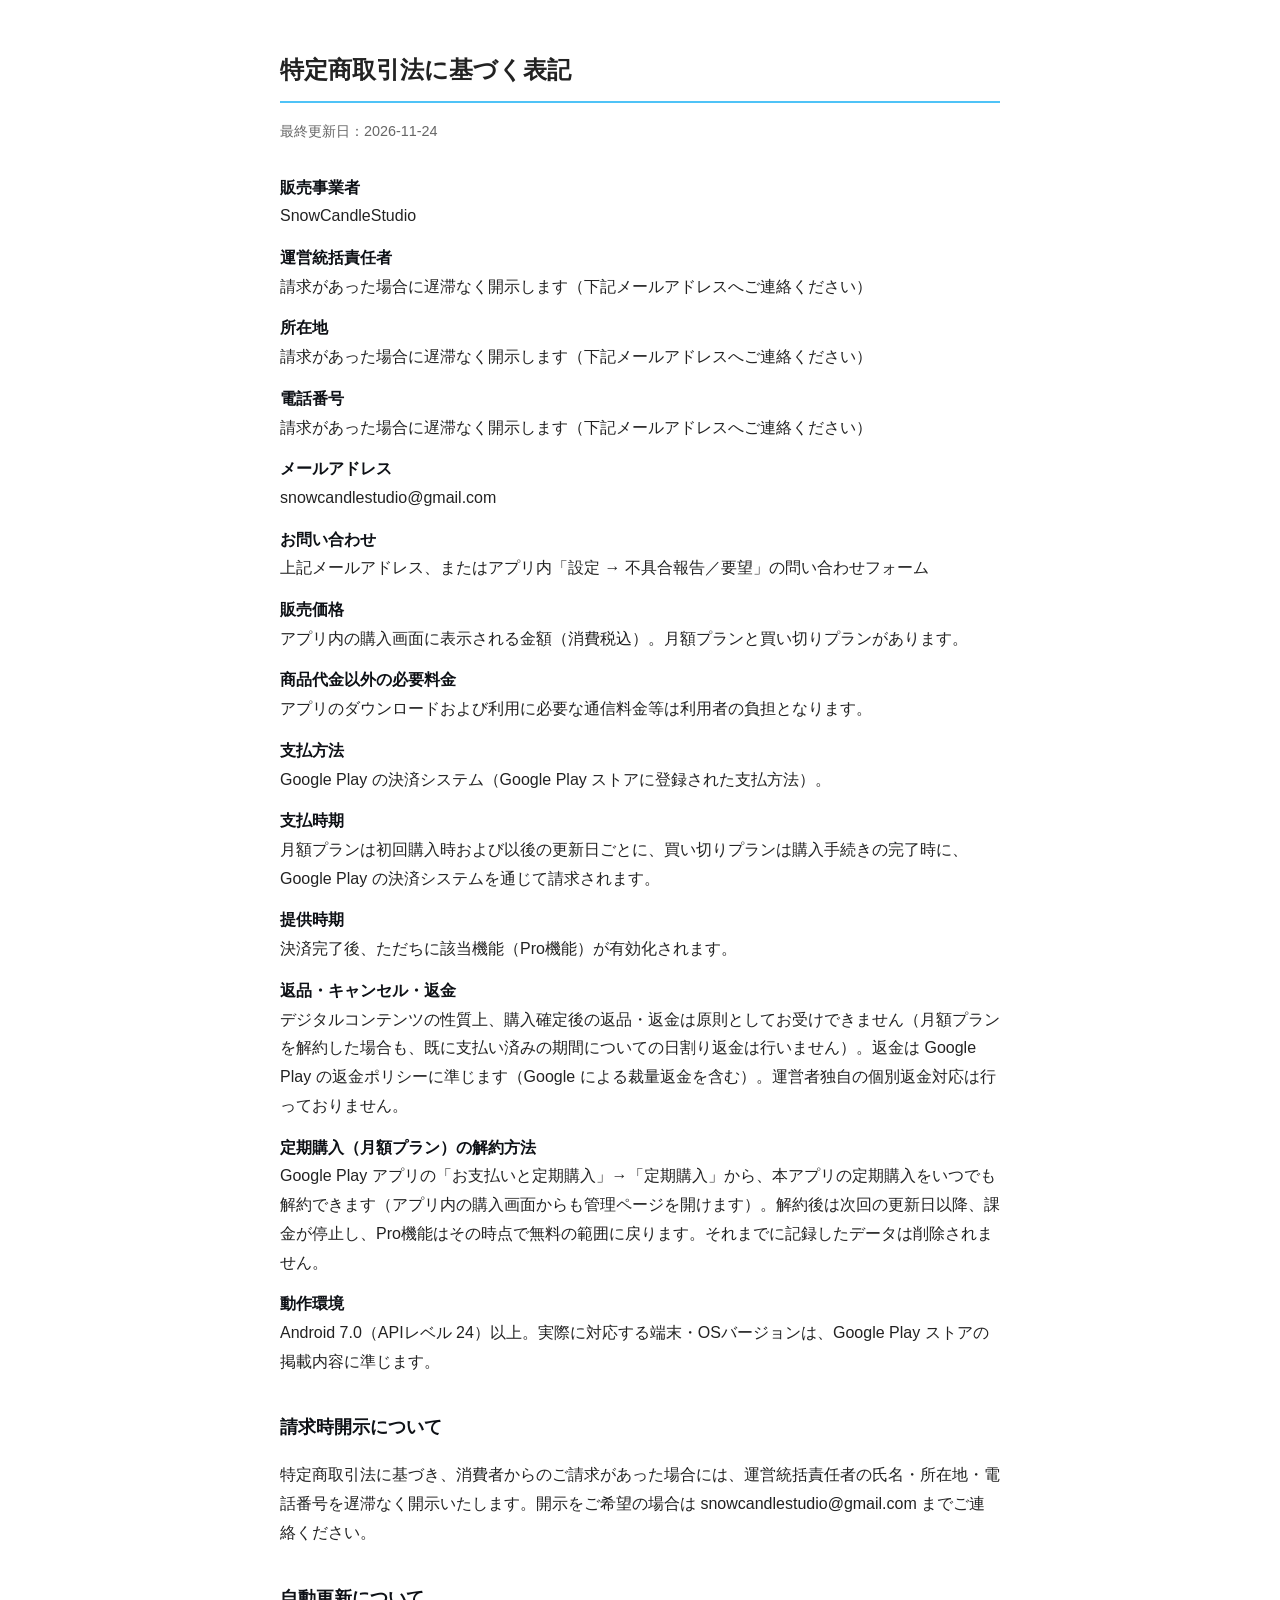
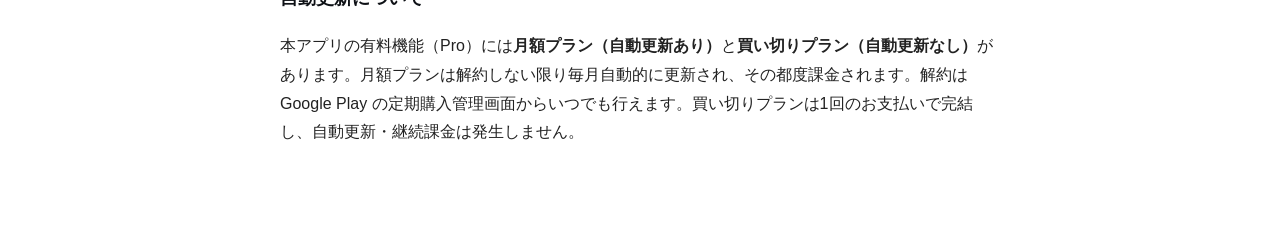
<file: commercial_transactions.html>
<!DOCTYPE html>
<html lang="ja">
<head>
<meta charset="UTF-8">
<meta name="viewport" content="width=device-width, initial-scale=1.0">
<title>特定商取引法に基づく表記｜スマホでFX検証</title>
<style>
  body {
    font-family: -apple-system, BlinkMacSystemFont, "Hiragino Sans", "Yu Gothic", sans-serif;
    line-height: 1.8;
    max-width: 720px;
    margin: 0 auto;
    padding: 32px 20px 80px;
    color: #222;
    background: #fff;
  }
  h1 { font-size: 1.5em; border-bottom: 2px solid #4FC3F7; padding-bottom: 0.4em; }
  h3 { font-size: 1.1em; margin-top: 2em; color: #0E1116; }
  .updated { color: #666; font-size: 0.9em; margin-bottom: 2em; }
  p { margin: 0.6em 0; }
  .item { margin: 0.8em 0; }
  .item strong { display: block; color: #0E1116; }
</style>
</head>
<body>
<h1>特定商取引法に基づく表記</h1>
<p class="updated">最終更新日：2026-11-24</p>

<p class="item"><strong>販売事業者</strong>SnowCandleStudio</p>
<p class="item"><strong>運営統括責任者</strong>請求があった場合に遅滞なく開示します（下記メールアドレスへご連絡ください）</p>
<p class="item"><strong>所在地</strong>請求があった場合に遅滞なく開示します（下記メールアドレスへご連絡ください）</p>
<p class="item"><strong>電話番号</strong>請求があった場合に遅滞なく開示します（下記メールアドレスへご連絡ください）</p>
<p class="item"><strong>メールアドレス</strong>snowcandlestudio@gmail.com</p>
<p class="item"><strong>お問い合わせ</strong>上記メールアドレス、またはアプリ内「設定 → 不具合報告／要望」の問い合わせフォーム</p>
<p class="item"><strong>販売価格</strong>アプリ内の購入画面に表示される金額（消費税込）。月額プランと買い切りプランがあります。</p>
<p class="item"><strong>商品代金以外の必要料金</strong>アプリのダウンロードおよび利用に必要な通信料金等は利用者の負担となります。</p>
<p class="item"><strong>支払方法</strong>Google Play の決済システム（Google Play ストアに登録された支払方法）。</p>
<p class="item"><strong>支払時期</strong>月額プランは初回購入時および以後の更新日ごとに、買い切りプランは購入手続きの完了時に、Google Play の決済システムを通じて請求されます。</p>
<p class="item"><strong>提供時期</strong>決済完了後、ただちに該当機能（Pro機能）が有効化されます。</p>
<p class="item"><strong>返品・キャンセル・返金</strong>デジタルコンテンツの性質上、購入確定後の返品・返金は原則としてお受けできません（月額プランを解約した場合も、既に支払い済みの期間についての日割り返金は行いません）。返金は Google Play の返金ポリシーに準じます（Google による裁量返金を含む）。運営者独自の個別返金対応は行っておりません。</p>
<p class="item"><strong>定期購入（月額プラン）の解約方法</strong>Google Play アプリの「お支払いと定期購入」→「定期購入」から、本アプリの定期購入をいつでも解約できます（アプリ内の購入画面からも管理ページを開けます）。解約後は次回の更新日以降、課金が停止し、Pro機能はその時点で無料の範囲に戻ります。それまでに記録したデータは削除されません。</p>
<p class="item"><strong>動作環境</strong>Android 7.0（APIレベル 24）以上。実際に対応する端末・OSバージョンは、Google Play ストアの掲載内容に準じます。</p>

<h3>請求時開示について</h3>
<p>特定商取引法に基づき、消費者からのご請求があった場合には、運営統括責任者の氏名・所在地・電話番号を遅滞なく開示いたします。開示をご希望の場合は snowcandlestudio@gmail.com までご連絡ください。</p>

<h3>自動更新について</h3>
<p>本アプリの有料機能（Pro）には<strong>月額プラン（自動更新あり）</strong>と<strong>買い切りプラン（自動更新なし）</strong>があります。月額プランは解約しない限り毎月自動的に更新され、その都度課金されます。解約は Google Play の定期購入管理画面からいつでも行えます。買い切りプランは1回のお支払いで完結し、自動更新・継続課金は発生しません。</p>
</body>
</html>
</file>
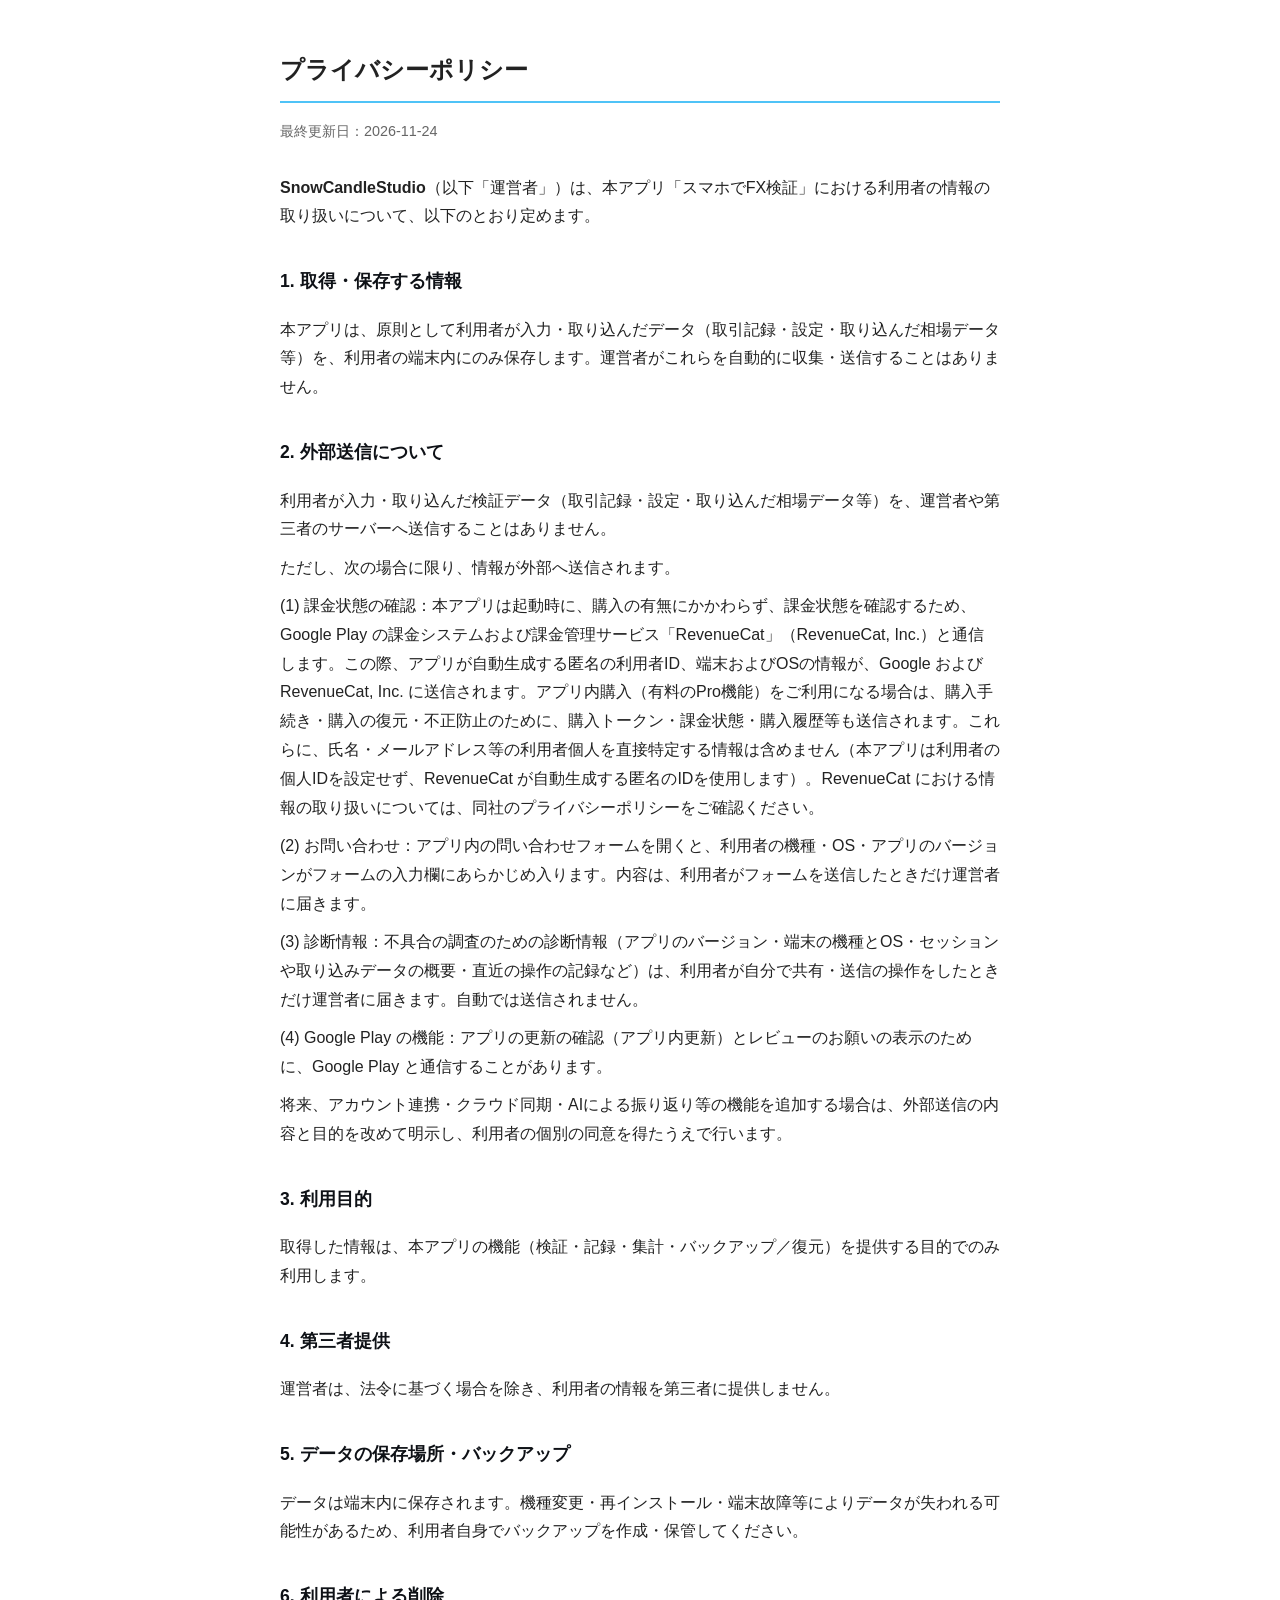
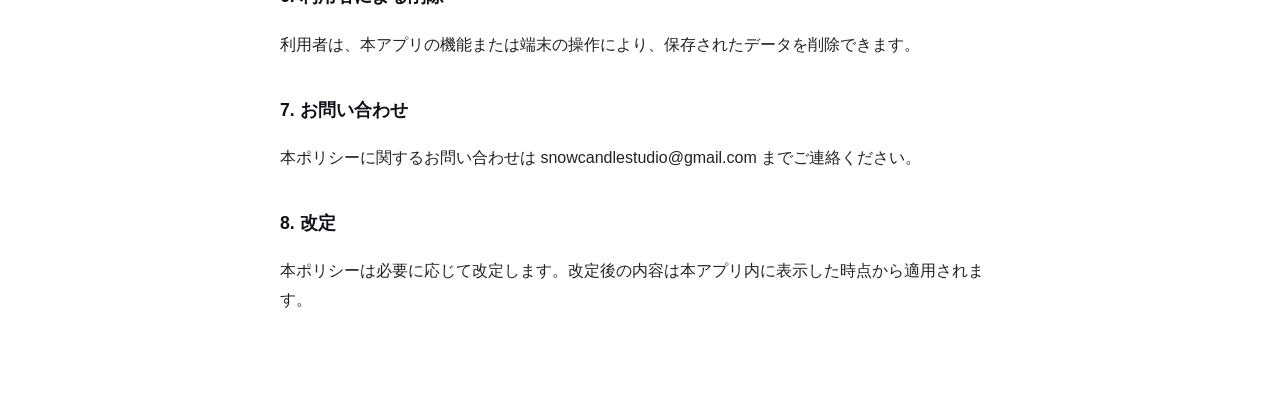
<file: privacy_policy.html>
<!DOCTYPE html>
<html lang="ja">
<head>
<meta charset="UTF-8">
<meta name="viewport" content="width=device-width, initial-scale=1.0">
<title>プライバシーポリシー｜スマホでFX検証</title>
<style>
  body {
    font-family: -apple-system, BlinkMacSystemFont, "Hiragino Sans", "Yu Gothic", sans-serif;
    line-height: 1.8;
    max-width: 720px;
    margin: 0 auto;
    padding: 32px 20px 80px;
    color: #222;
    background: #fff;
  }
  h1 { font-size: 1.5em; border-bottom: 2px solid #4FC3F7; padding-bottom: 0.4em; }
  h3 { font-size: 1.1em; margin-top: 2em; color: #0E1116; }
  .updated { color: #666; font-size: 0.9em; margin-bottom: 2em; }
  p { margin: 0.6em 0; }
</style>
</head>
<body>
<h1>プライバシーポリシー</h1>
<p class="updated">最終更新日：2026-11-24</p>

<p><strong>SnowCandleStudio</strong>（以下「運営者」）は、本アプリ「スマホでFX検証」における利用者の情報の取り扱いについて、以下のとおり定めます。</p>
<h3>1. 取得・保存する情報</h3>
<p>本アプリは、原則として利用者が入力・取り込んだデータ（取引記録・設定・取り込んだ相場データ等）を、利用者の端末内にのみ保存します。運営者がこれらを自動的に収集・送信することはありません。</p>
<h3>2. 外部送信について</h3>
<p>利用者が入力・取り込んだ検証データ（取引記録・設定・取り込んだ相場データ等）を、運営者や第三者のサーバーへ送信することはありません。</p>
<p>ただし、次の場合に限り、情報が外部へ送信されます。</p>
<p>(1) 課金状態の確認：本アプリは起動時に、購入の有無にかかわらず、課金状態を確認するため、Google Play の課金システムおよび課金管理サービス「RevenueCat」（RevenueCat, Inc.）と通信します。この際、アプリが自動生成する匿名の利用者ID、端末およびOSの情報が、Google および RevenueCat, Inc. に送信されます。アプリ内購入（有料のPro機能）をご利用になる場合は、購入手続き・購入の復元・不正防止のために、購入トークン・課金状態・購入履歴等も送信されます。これらに、氏名・メールアドレス等の利用者個人を直接特定する情報は含めません（本アプリは利用者の個人IDを設定せず、RevenueCat が自動生成する匿名のIDを使用します）。RevenueCat における情報の取り扱いについては、同社のプライバシーポリシーをご確認ください。</p>
<p>(2) お問い合わせ：アプリ内の問い合わせフォームを開くと、利用者の機種・OS・アプリのバージョンがフォームの入力欄にあらかじめ入ります。内容は、利用者がフォームを送信したときだけ運営者に届きます。</p>
<p>(3) 診断情報：不具合の調査のための診断情報（アプリのバージョン・端末の機種とOS・セッションや取り込みデータの概要・直近の操作の記録など）は、利用者が自分で共有・送信の操作をしたときだけ運営者に届きます。自動では送信されません。</p>
<p>(4) Google Play の機能：アプリの更新の確認（アプリ内更新）とレビューのお願いの表示のために、Google Play と通信することがあります。</p>
<p>将来、アカウント連携・クラウド同期・AIによる振り返り等の機能を追加する場合は、外部送信の内容と目的を改めて明示し、利用者の個別の同意を得たうえで行います。</p>
<h3>3. 利用目的</h3>
<p>取得した情報は、本アプリの機能（検証・記録・集計・バックアップ／復元）を提供する目的でのみ利用します。</p>
<h3>4. 第三者提供</h3>
<p>運営者は、法令に基づく場合を除き、利用者の情報を第三者に提供しません。</p>
<h3>5. データの保存場所・バックアップ</h3>
<p>データは端末内に保存されます。機種変更・再インストール・端末故障等によりデータが失われる可能性があるため、利用者自身でバックアップを作成・保管してください。</p>
<h3>6. 利用者による削除</h3>
<p>利用者は、本アプリの機能または端末の操作により、保存されたデータを削除できます。</p>
<h3>7. お問い合わせ</h3>
<p>本ポリシーに関するお問い合わせは snowcandlestudio@gmail.com までご連絡ください。</p>
<h3>8. 改定</h3>
<p>本ポリシーは必要に応じて改定します。改定後の内容は本アプリ内に表示した時点から適用されます。</p>
</body>
</html>
</file>
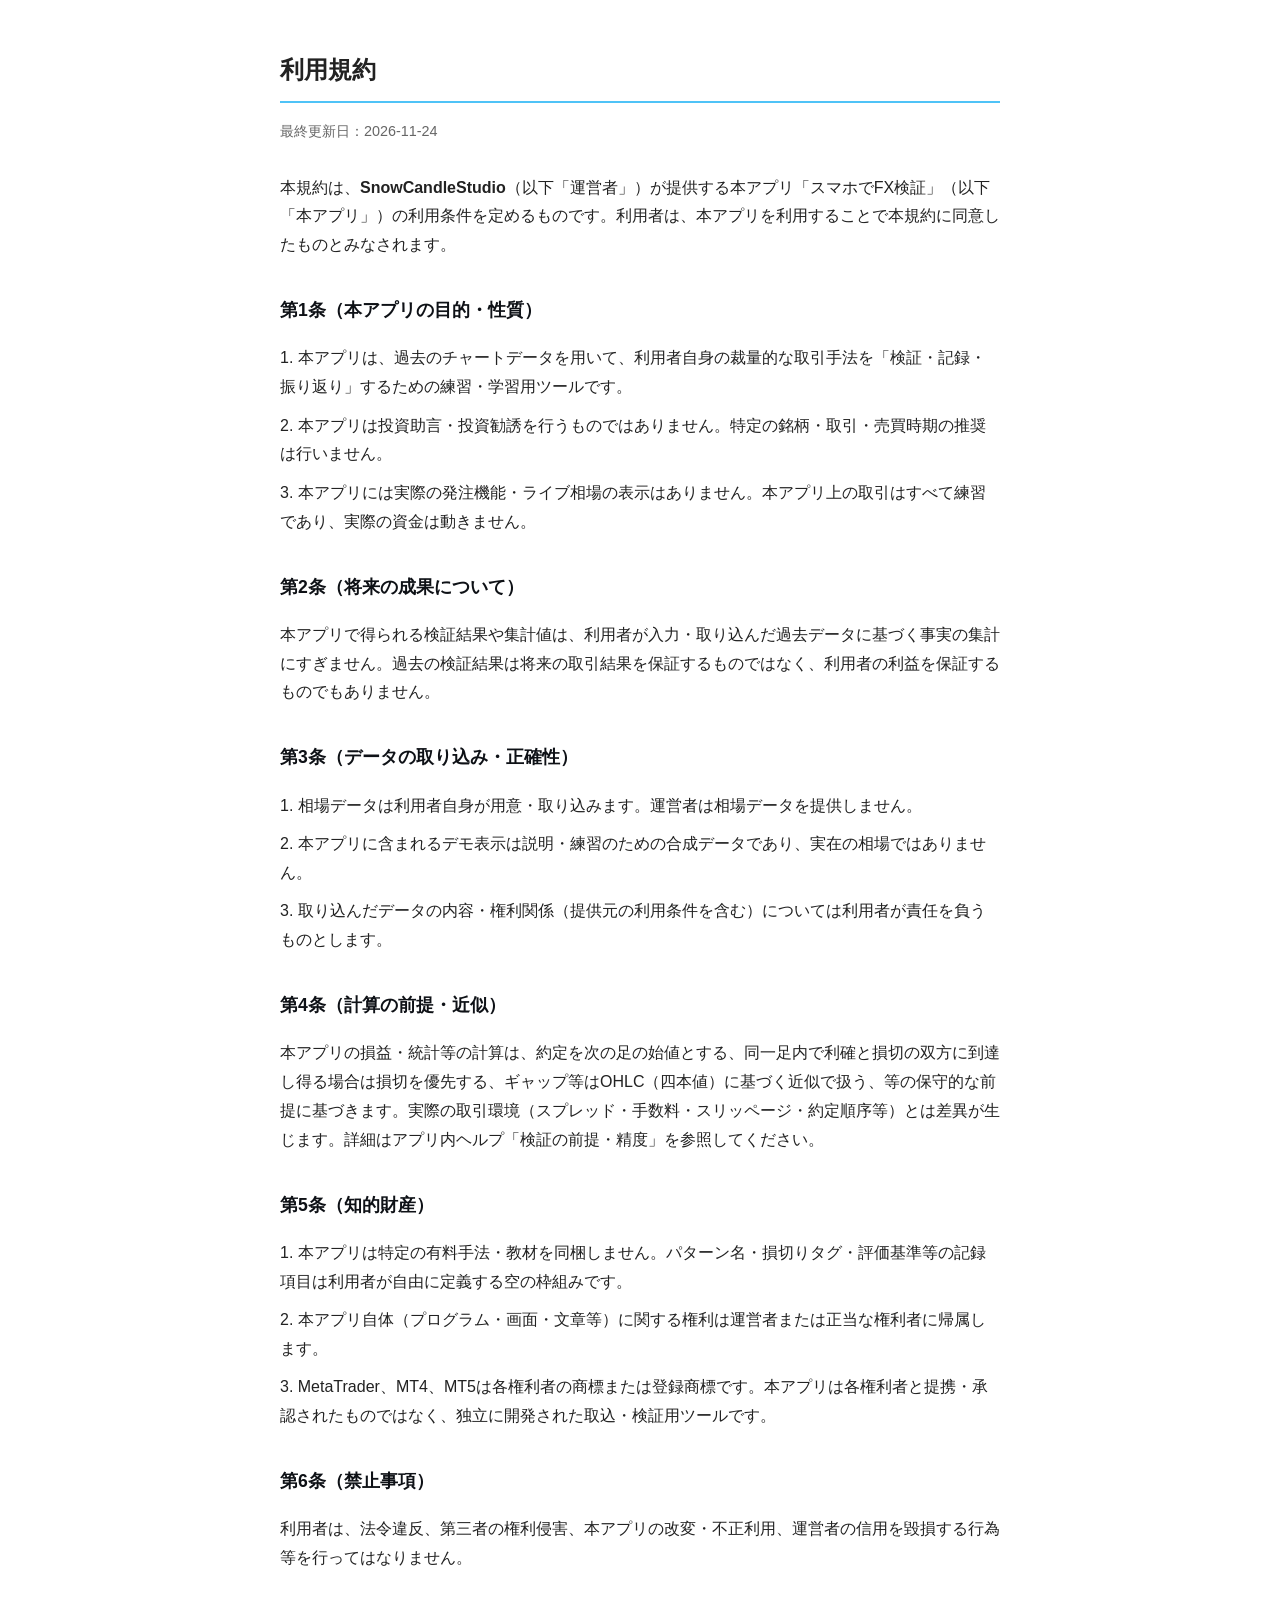
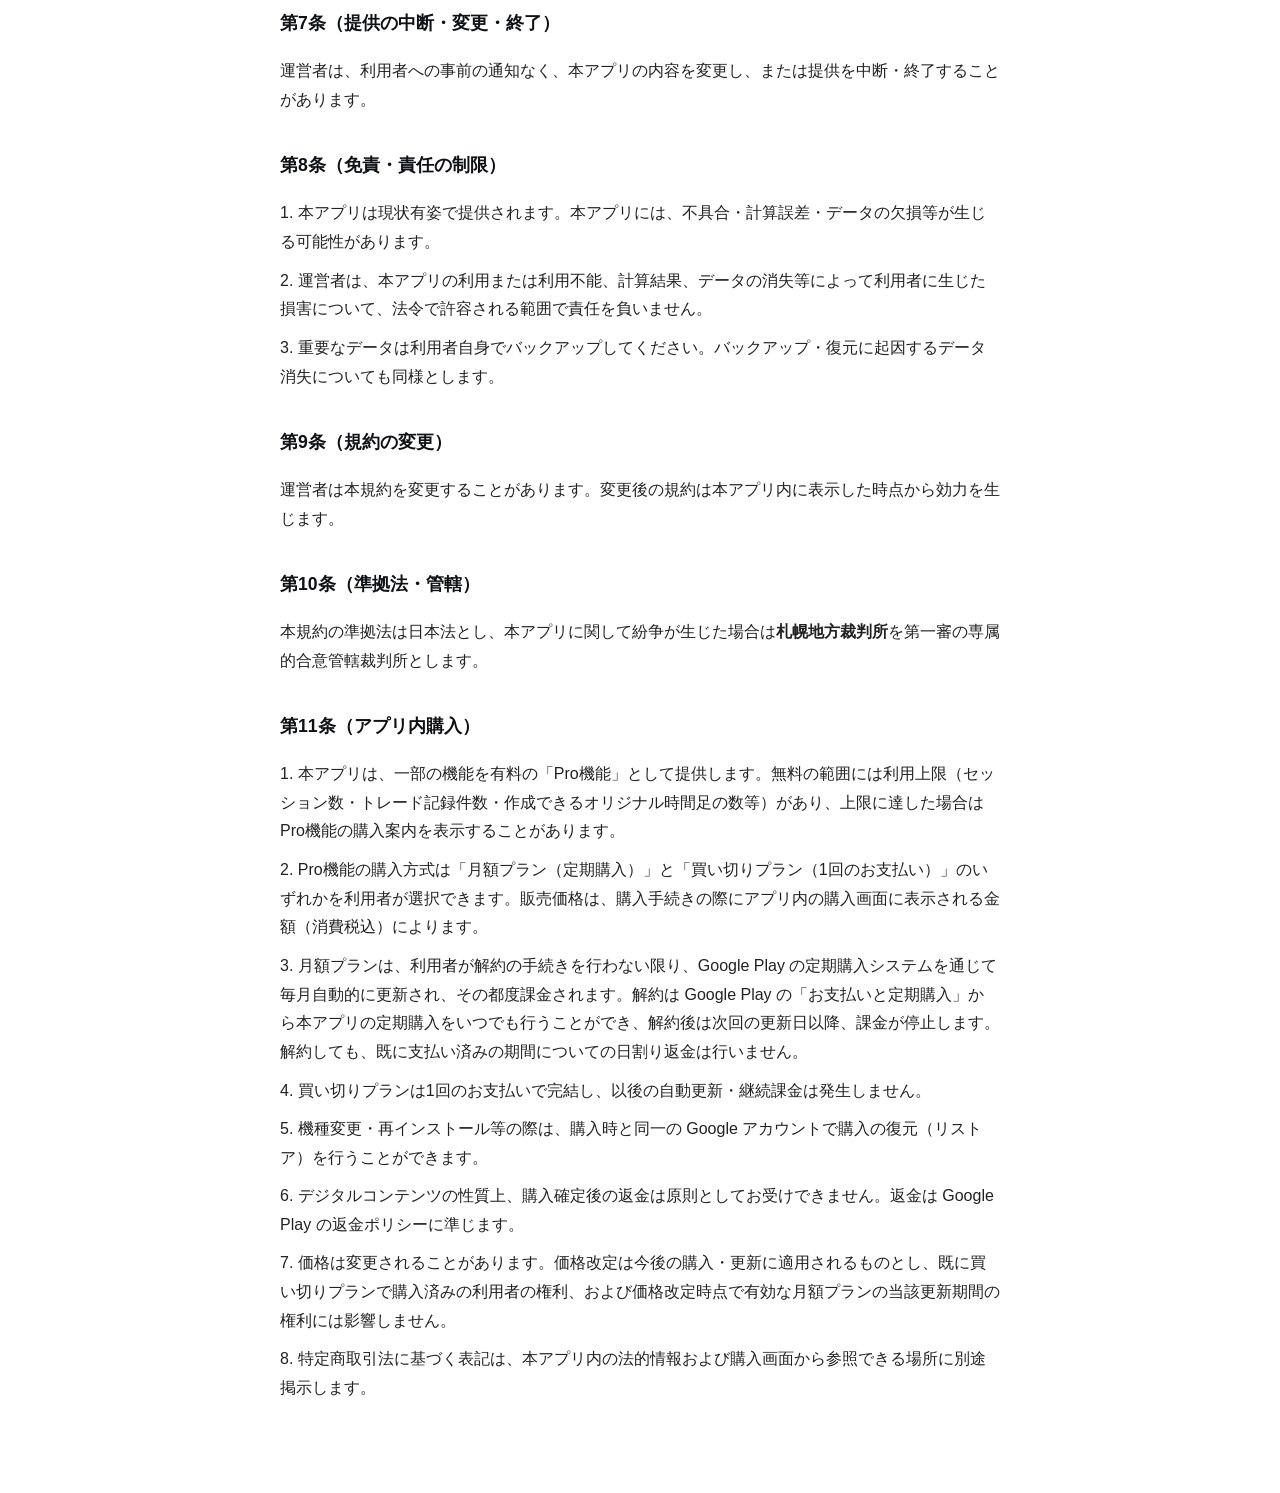
<file: terms_of_use.html>
<!DOCTYPE html>
<html lang="ja">
<head>
<meta charset="UTF-8">
<meta name="viewport" content="width=device-width, initial-scale=1.0">
<title>利用規約｜スマホでFX検証</title>
<style>
  body {
    font-family: -apple-system, BlinkMacSystemFont, "Hiragino Sans", "Yu Gothic", sans-serif;
    line-height: 1.8;
    max-width: 720px;
    margin: 0 auto;
    padding: 32px 20px 80px;
    color: #222;
    background: #fff;
  }
  h1 { font-size: 1.5em; border-bottom: 2px solid #4FC3F7; padding-bottom: 0.4em; }
  h3 { font-size: 1.1em; margin-top: 2em; color: #0E1116; }
  .updated { color: #666; font-size: 0.9em; margin-bottom: 2em; }
  p { margin: 0.6em 0; }
</style>
</head>
<body>
<h1>利用規約</h1>
<p class="updated">最終更新日：2026-11-24</p>

<p>本規約は、<strong>SnowCandleStudio</strong>（以下「運営者」）が提供する本アプリ「スマホでFX検証」（以下「本アプリ」）の利用条件を定めるものです。利用者は、本アプリを利用することで本規約に同意したものとみなされます。</p>
<h3>第1条（本アプリの目的・性質）</h3>
<p>1. 本アプリは、過去のチャートデータを用いて、利用者自身の裁量的な取引手法を「検証・記録・振り返り」するための練習・学習用ツールです。</p>
<p>2. 本アプリは投資助言・投資勧誘を行うものではありません。特定の銘柄・取引・売買時期の推奨は行いません。</p>
<p>3. 本アプリには実際の発注機能・ライブ相場の表示はありません。本アプリ上の取引はすべて練習であり、実際の資金は動きません。</p>
<h3>第2条（将来の成果について）</h3>
<p>本アプリで得られる検証結果や集計値は、利用者が入力・取り込んだ過去データに基づく事実の集計にすぎません。過去の検証結果は将来の取引結果を保証するものではなく、利用者の利益を保証するものでもありません。</p>
<h3>第3条（データの取り込み・正確性）</h3>
<p>1. 相場データは利用者自身が用意・取り込みます。運営者は相場データを提供しません。</p>
<p>2. 本アプリに含まれるデモ表示は説明・練習のための合成データであり、実在の相場ではありません。</p>
<p>3. 取り込んだデータの内容・権利関係（提供元の利用条件を含む）については利用者が責任を負うものとします。</p>
<h3>第4条（計算の前提・近似）</h3>
<p>本アプリの損益・統計等の計算は、約定を次の足の始値とする、同一足内で利確と損切の双方に到達し得る場合は損切を優先する、ギャップ等はOHLC（四本値）に基づく近似で扱う、等の保守的な前提に基づきます。実際の取引環境（スプレッド・手数料・スリッページ・約定順序等）とは差異が生じます。詳細はアプリ内ヘルプ「検証の前提・精度」を参照してください。</p>
<h3>第5条（知的財産）</h3>
<p>1. 本アプリは特定の有料手法・教材を同梱しません。パターン名・損切りタグ・評価基準等の記録項目は利用者が自由に定義する空の枠組みです。</p>
<p>2. 本アプリ自体（プログラム・画面・文章等）に関する権利は運営者または正当な権利者に帰属します。</p>
<p>3. MetaTrader、MT4、MT5は各権利者の商標または登録商標です。本アプリは各権利者と提携・承認されたものではなく、独立に開発された取込・検証用ツールです。</p>
<h3>第6条（禁止事項）</h3>
<p>利用者は、法令違反、第三者の権利侵害、本アプリの改変・不正利用、運営者の信用を毀損する行為等を行ってはなりません。</p>
<h3>第7条（提供の中断・変更・終了）</h3>
<p>運営者は、利用者への事前の通知なく、本アプリの内容を変更し、または提供を中断・終了することがあります。</p>
<h3>第8条（免責・責任の制限）</h3>
<p>1. 本アプリは現状有姿で提供されます。本アプリには、不具合・計算誤差・データの欠損等が生じる可能性があります。</p>
<p>2. 運営者は、本アプリの利用または利用不能、計算結果、データの消失等によって利用者に生じた損害について、法令で許容される範囲で責任を負いません。</p>
<p>3. 重要なデータは利用者自身でバックアップしてください。バックアップ・復元に起因するデータ消失についても同様とします。</p>
<h3>第9条（規約の変更）</h3>
<p>運営者は本規約を変更することがあります。変更後の規約は本アプリ内に表示した時点から効力を生じます。</p>
<h3>第10条（準拠法・管轄）</h3>
<p>本規約の準拠法は日本法とし、本アプリに関して紛争が生じた場合は<strong>札幌地方裁判所</strong>を第一審の専属的合意管轄裁判所とします。</p>
<h3>第11条（アプリ内購入）</h3>
<p>1. 本アプリは、一部の機能を有料の「Pro機能」として提供します。無料の範囲には利用上限（セッション数・トレード記録件数・作成できるオリジナル時間足の数等）があり、上限に達した場合はPro機能の購入案内を表示することがあります。</p>
<p>2. Pro機能の購入方式は「月額プラン（定期購入）」と「買い切りプラン（1回のお支払い）」のいずれかを利用者が選択できます。販売価格は、購入手続きの際にアプリ内の購入画面に表示される金額（消費税込）によります。</p>
<p>3. 月額プランは、利用者が解約の手続きを行わない限り、Google Play の定期購入システムを通じて毎月自動的に更新され、その都度課金されます。解約は Google Play の「お支払いと定期購入」から本アプリの定期購入をいつでも行うことができ、解約後は次回の更新日以降、課金が停止します。解約しても、既に支払い済みの期間についての日割り返金は行いません。</p>
<p>4. 買い切りプランは1回のお支払いで完結し、以後の自動更新・継続課金は発生しません。</p>
<p>5. 機種変更・再インストール等の際は、購入時と同一の Google アカウントで購入の復元（リストア）を行うことができます。</p>
<p>6. デジタルコンテンツの性質上、購入確定後の返金は原則としてお受けできません。返金は Google Play の返金ポリシーに準じます。</p>
<p>7. 価格は変更されることがあります。価格改定は今後の購入・更新に適用されるものとし、既に買い切りプランで購入済みの利用者の権利、および価格改定時点で有効な月額プランの当該更新期間の権利には影響しません。</p>
<p>8. 特定商取引法に基づく表記は、本アプリ内の法的情報および購入画面から参照できる場所に別途掲示します。</p>
</body>
</html>
</file>
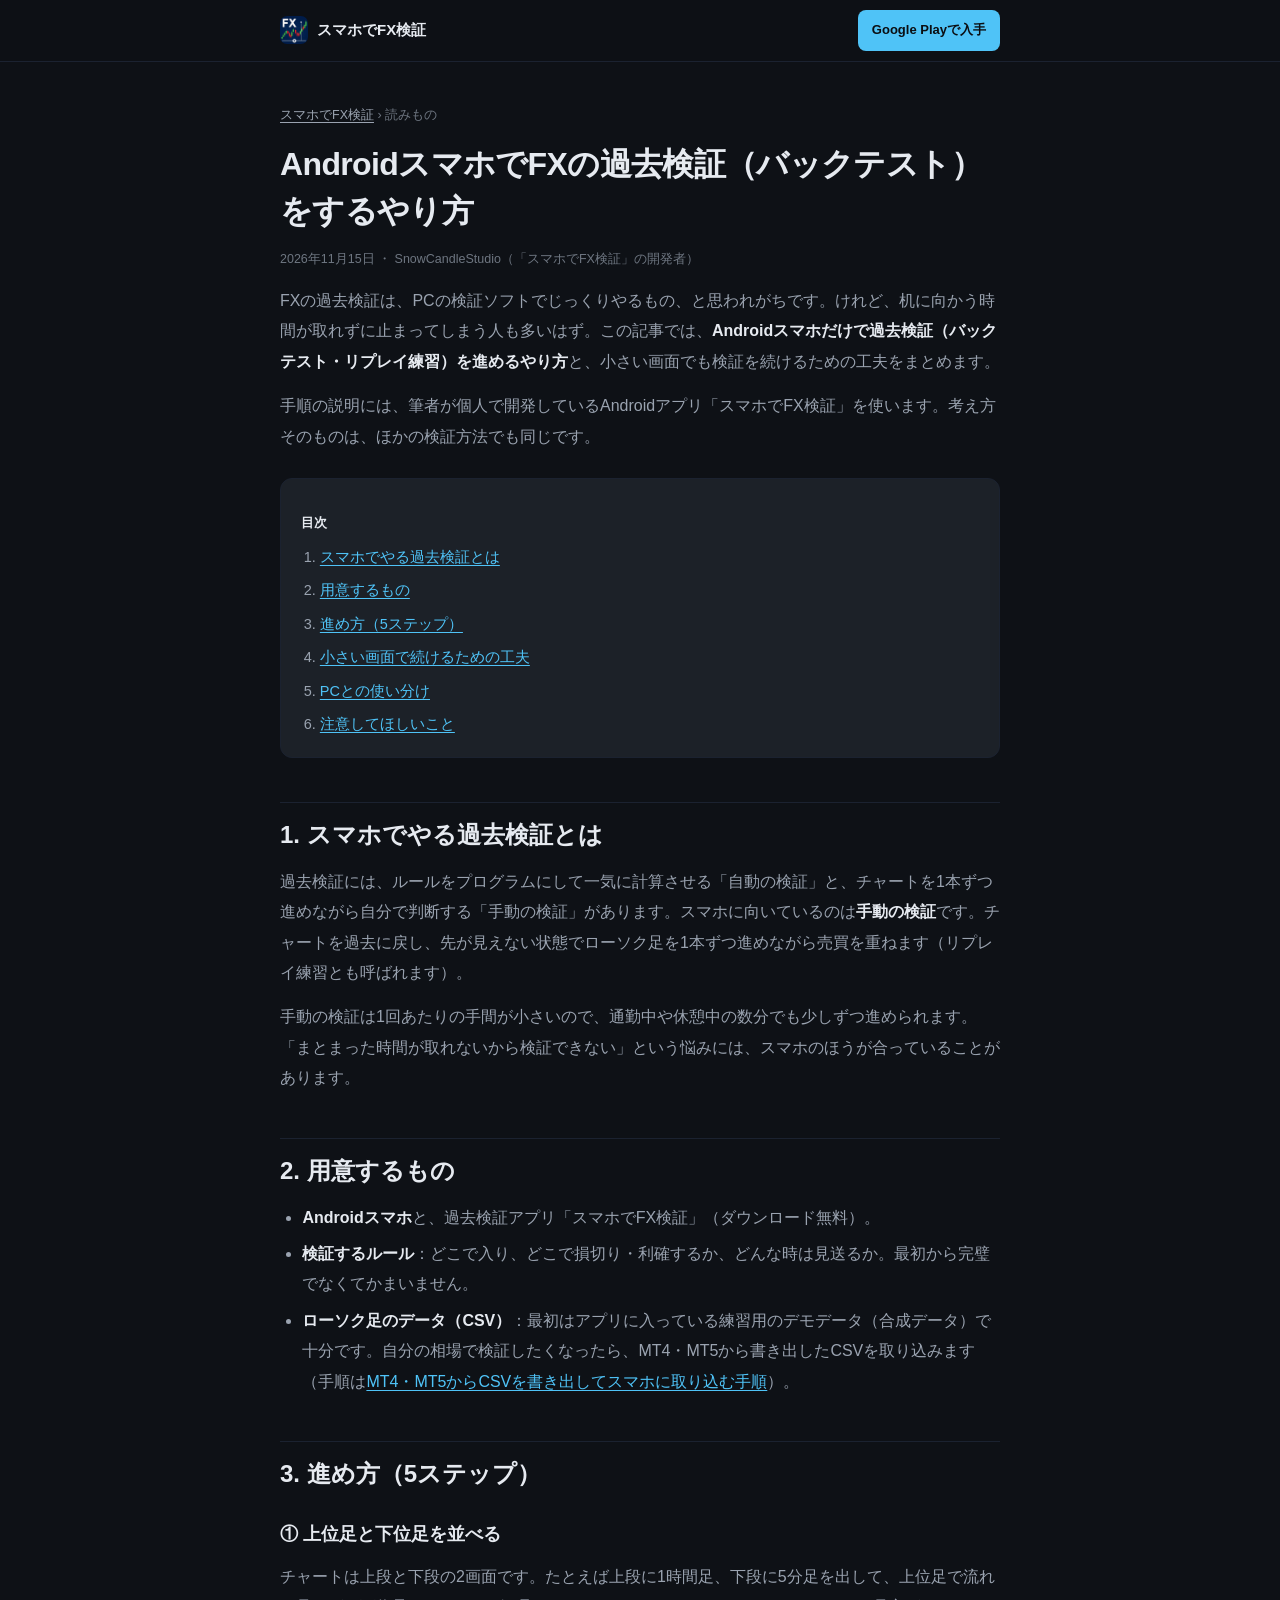
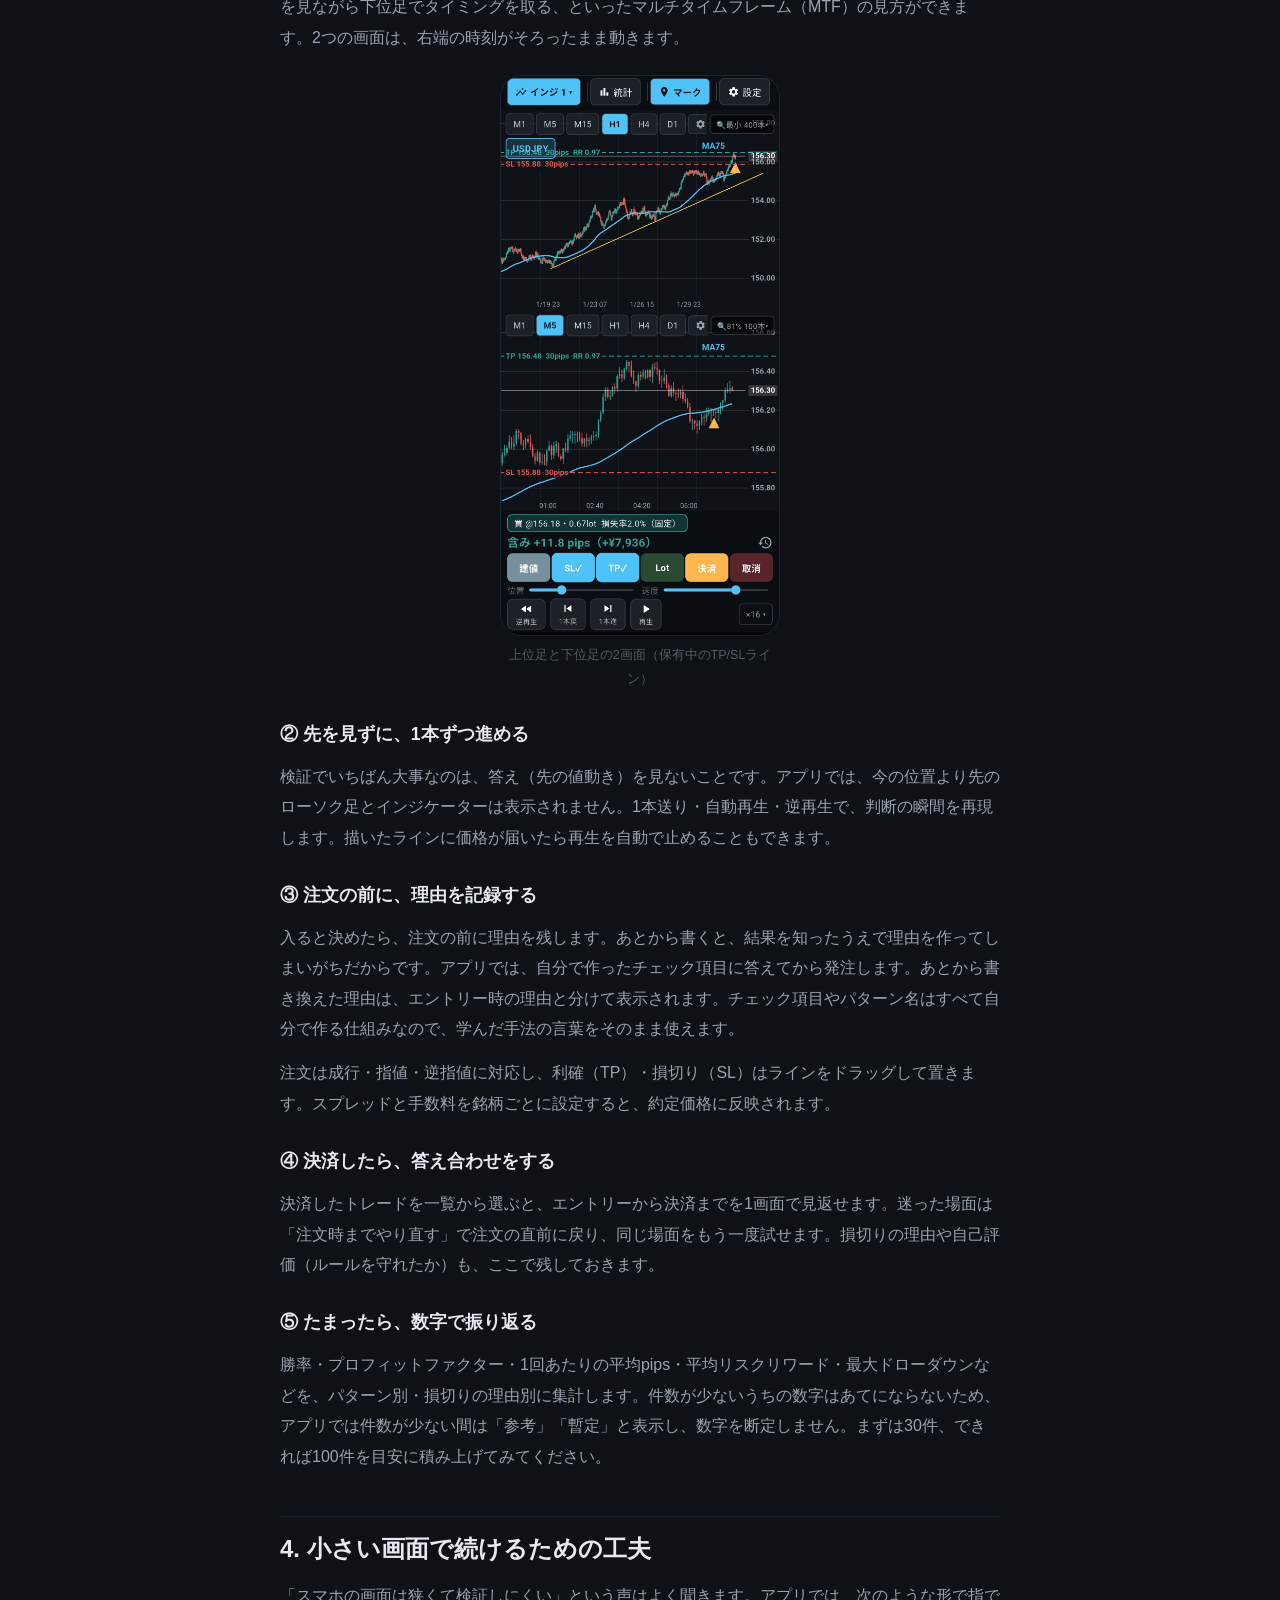
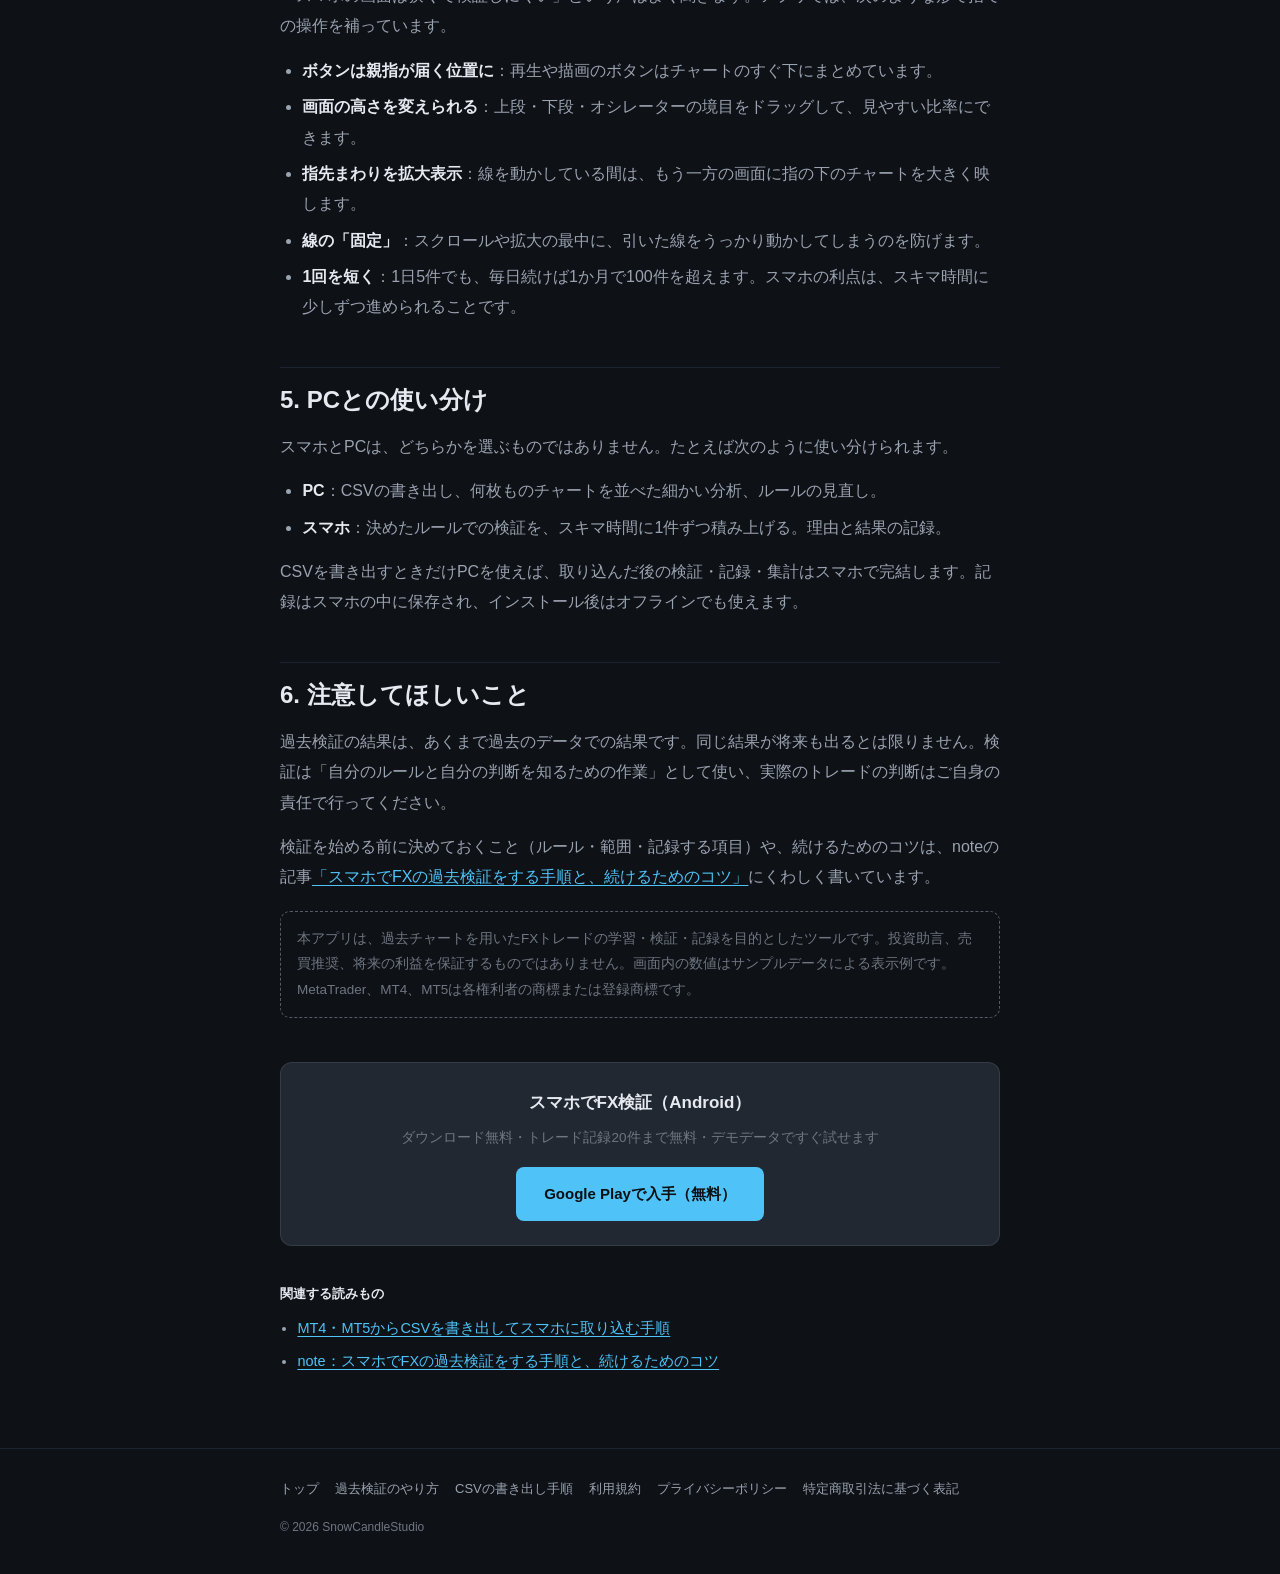
<file: guide/android-fx-backtest.html>
<!DOCTYPE html>
<html lang="ja">
<head>
<meta charset="UTF-8">
<meta name="viewport" content="width=device-width, initial-scale=1">
<!--
  記事ページ：AndroidスマホでFXの過去検証（バックテスト）をするやり方（2026-11-15 SEO）
  狙う検索語：「スマホ FX 過去検証」「FX検証 Android」「android fx 過去 検証」「FX リプレイ スマホ」。
  note記事01（手順とコツ）と中身を重ねない：こちらは「スマホの画面での進め方・PCとの使い分け」が中心。
  不変制約：投資助言NG（勝てる/稼げる/儲かる/将来予測なし）・特定手法の中身を書かない・競合名を名指ししない。
-->
<title>AndroidスマホでFXの過去検証（バックテスト）をするやり方 | スマホでFX検証</title>
<meta name="description" content="AndroidスマホだけでFXの過去検証（バックテスト・リプレイ練習）を進めるやり方。用意するもの、未来を隠して1本ずつ進める手順、記録と振り返り、スマホの小さい画面で検証を続ける工夫、PCとの使い分けをまとめました。">
<meta name="theme-color" content="#0E1116">
<link rel="canonical" href="https://snowcandlestudio.github.io/guide/android-fx-backtest.html">
<link rel="icon" type="image/png" href="../img/icon512.png">
<meta property="og:site_name" content="スマホでFX検証">
<meta property="og:locale" content="ja_JP">
<meta property="og:type" content="article">
<meta property="og:title" content="AndroidスマホでFXの過去検証（バックテスト）をするやり方">
<meta property="og:description" content="未来を隠して1本ずつ進め、理由と結果を記録する。スマホで検証を続けるための進め方。">
<meta property="og:url" content="https://snowcandlestudio.github.io/guide/android-fx-backtest.html">
<meta property="og:image" content="https://snowcandlestudio.github.io/img/og.png">
<meta name="twitter:card" content="summary_large_image">
<link rel="stylesheet" href="guide.css">
<script type="application/ld+json">
{
  "@context": "https://schema.org",
  "@graph": [
    {
      "@type": "Article",
      "headline": "AndroidスマホでFXの過去検証（バックテスト）をするやり方",
      "description": "AndroidスマホだけでFXの過去検証（バックテスト・リプレイ練習）を進めるやり方と、スマホの画面で検証を続ける工夫。",
      "inLanguage": "ja",
      "datePublished": "2026-11-15",
      "dateModified": "2026-11-15",
      "author": { "@type": "Organization", "name": "SnowCandleStudio", "url": "https://snowcandlestudio.github.io/" },
      "publisher": { "@type": "Organization", "name": "SnowCandleStudio", "logo": { "@type": "ImageObject", "url": "https://snowcandlestudio.github.io/img/icon512.png" } },
      "image": "https://snowcandlestudio.github.io/img/01_chart_tpsl.png",
      "mainEntityOfPage": "https://snowcandlestudio.github.io/guide/android-fx-backtest.html"
    },
    {
      "@type": "BreadcrumbList",
      "itemListElement": [
        { "@type": "ListItem", "position": 1, "name": "スマホでFX検証", "item": "https://snowcandlestudio.github.io/" },
        { "@type": "ListItem", "position": 2, "name": "AndroidスマホでFXの過去検証をするやり方", "item": "https://snowcandlestudio.github.io/guide/android-fx-backtest.html" }
      ]
    }
  ]
}
</script>
</head>
<body>

<header class="g-nav">
  <div class="g-nav-inner">
    <a class="g-brand" href="../"><img src="../img/icon512.png" alt="" width="28" height="28">スマホでFX検証</a>
    <a class="g-cta" href="https://play.google.com/store/apps/details?id=com.fxkensho.fx_kensho&amp;utm_source=lp_guide&amp;utm_medium=web" target="_blank" rel="noopener">Google Playで入手</a>
  </div>
</header>

<main class="g-main">
  <p class="g-crumb"><a href="../">スマホでFX検証</a> › 読みもの</p>
  <h1>AndroidスマホでFXの過去検証（バックテスト）をするやり方</h1>
  <p class="g-meta">2026年11月15日 ・ SnowCandleStudio（「スマホでFX検証」の開発者）</p>

  <p class="g-lead">FXの過去検証は、PCの検証ソフトでじっくりやるもの、と思われがちです。けれど、机に向かう時間が取れずに止まってしまう人も多いはず。この記事では、<b>Androidスマホだけで過去検証（バックテスト・リプレイ練習）を進めるやり方</b>と、小さい画面でも検証を続けるための工夫をまとめます。</p>
  <p>手順の説明には、筆者が個人で開発しているAndroidアプリ「スマホでFX検証」を使います。考え方そのものは、ほかの検証方法でも同じです。</p>

  <nav class="g-toc" aria-label="目次">
    <p>目次</p>
    <ol>
      <li><a href="#what">スマホでやる過去検証とは</a></li>
      <li><a href="#prepare">用意するもの</a></li>
      <li><a href="#steps">進め方（5ステップ）</a></li>
      <li><a href="#screen">小さい画面で続けるための工夫</a></li>
      <li><a href="#pc">PCとの使い分け</a></li>
      <li><a href="#caution">注意してほしいこと</a></li>
    </ol>
  </nav>

  <h2 id="what">1. スマホでやる過去検証とは</h2>
  <p>過去検証には、ルールをプログラムにして一気に計算させる「自動の検証」と、チャートを1本ずつ進めながら自分で判断する「手動の検証」があります。スマホに向いているのは<b>手動の検証</b>です。チャートを過去に戻し、先が見えない状態でローソク足を1本ずつ進めながら売買を重ねます（リプレイ練習とも呼ばれます）。</p>
  <p>手動の検証は1回あたりの手間が小さいので、通勤中や休憩中の数分でも少しずつ進められます。「まとまった時間が取れないから検証できない」という悩みには、スマホのほうが合っていることがあります。</p>

  <h2 id="prepare">2. 用意するもの</h2>
  <ul>
    <li><b>Androidスマホ</b>と、過去検証アプリ「スマホでFX検証」（ダウンロード無料）。</li>
    <li><b>検証するルール</b>：どこで入り、どこで損切り・利確するか、どんな時は見送るか。最初から完璧でなくてかまいません。</li>
    <li><b>ローソク足のデータ（CSV）</b>：最初はアプリに入っている練習用のデモデータ（合成データ）で十分です。自分の相場で検証したくなったら、MT4・MT5から書き出したCSVを取り込みます（手順は<a href="mt4-csv-export.html">MT4・MT5からCSVを書き出してスマホに取り込む手順</a>）。</li>
  </ul>

  <h2 id="steps">3. 進め方（5ステップ）</h2>

  <h3>① 上位足と下位足を並べる</h3>
  <p>チャートは上段と下段の2画面です。たとえば上段に1時間足、下段に5分足を出して、上位足で流れを見ながら下位足でタイミングを取る、といったマルチタイムフレーム（MTF）の見方ができます。2つの画面は、右端の時刻がそろったまま動きます。</p>
  <figure class="g-fig">
    <img src="../img/01_chart_tpsl.png" alt="上段に上位足、下段に下位足を並べたチャート画面。TP/SLラインと含み損益を表示" width="1080" height="2160" loading="lazy">
    <figcaption>上位足と下位足の2画面（保有中のTP/SLライン）</figcaption>
  </figure>

  <h3>② 先を見ずに、1本ずつ進める</h3>
  <p>検証でいちばん大事なのは、答え（先の値動き）を見ないことです。アプリでは、今の位置より先のローソク足とインジケーターは表示されません。1本送り・自動再生・逆再生で、判断の瞬間を再現します。描いたラインに価格が届いたら再生を自動で止めることもできます。</p>

  <h3>③ 注文の前に、理由を記録する</h3>
  <p>入ると決めたら、注文の前に理由を残します。あとから書くと、結果を知ったうえで理由を作ってしまいがちだからです。アプリでは、自分で作ったチェック項目に答えてから発注します。あとから書き換えた理由は、エントリー時の理由と分けて表示されます。チェック項目やパターン名はすべて自分で作る仕組みなので、学んだ手法の言葉をそのまま使えます。</p>
  <p>注文は成行・指値・逆指値に対応し、利確（TP）・損切り（SL）はラインをドラッグして置きます。スプレッドと手数料を銘柄ごとに設定すると、約定価格に反映されます。</p>

  <h3>④ 決済したら、答え合わせをする</h3>
  <p>決済したトレードを一覧から選ぶと、エントリーから決済までを1画面で見返せます。迷った場面は「注文時までやり直す」で注文の直前に戻り、同じ場面をもう一度試せます。損切りの理由や自己評価（ルールを守れたか）も、ここで残しておきます。</p>

  <h3>⑤ たまったら、数字で振り返る</h3>
  <p>勝率・プロフィットファクター・1回あたりの平均pips・平均リスクリワード・最大ドローダウンなどを、パターン別・損切りの理由別に集計します。件数が少ないうちの数字はあてにならないため、アプリでは件数が少ない間は「参考」「暫定」と表示し、数字を断定しません。まずは30件、できれば100件を目安に積み上げてみてください。</p>

  <h2 id="screen">4. 小さい画面で続けるための工夫</h2>
  <p>「スマホの画面は狭くて検証しにくい」という声はよく聞きます。アプリでは、次のような形で指での操作を補っています。</p>
  <ul>
    <li><b>ボタンは親指が届く位置に</b>：再生や描画のボタンはチャートのすぐ下にまとめています。</li>
    <li><b>画面の高さを変えられる</b>：上段・下段・オシレーターの境目をドラッグして、見やすい比率にできます。</li>
    <li><b>指先まわりを拡大表示</b>：線を動かしている間は、もう一方の画面に指の下のチャートを大きく映します。</li>
    <li><b>線の「固定」</b>：スクロールや拡大の最中に、引いた線をうっかり動かしてしまうのを防げます。</li>
    <li><b>1回を短く</b>：1日5件でも、毎日続けば1か月で100件を超えます。スマホの利点は、スキマ時間に少しずつ進められることです。</li>
  </ul>

  <h2 id="pc">5. PCとの使い分け</h2>
  <p>スマホとPCは、どちらかを選ぶものではありません。たとえば次のように使い分けられます。</p>
  <ul>
    <li><b>PC</b>：CSVの書き出し、何枚ものチャートを並べた細かい分析、ルールの見直し。</li>
    <li><b>スマホ</b>：決めたルールでの検証を、スキマ時間に1件ずつ積み上げる。理由と結果の記録。</li>
  </ul>
  <p>CSVを書き出すときだけPCを使えば、取り込んだ後の検証・記録・集計はスマホで完結します。記録はスマホの中に保存され、インストール後はオフラインでも使えます。</p>

  <h2 id="caution">6. 注意してほしいこと</h2>
  <p>過去検証の結果は、あくまで過去のデータでの結果です。同じ結果が将来も出るとは限りません。検証は「自分のルールと自分の判断を知るための作業」として使い、実際のトレードの判断はご自身の責任で行ってください。</p>
  <p>検証を始める前に決めておくこと（ルール・範囲・記録する項目）や、続けるためのコツは、noteの記事<a href="https://note.com/snowcandlestudio/n/n3e2e614fcbc7" target="_blank" rel="noopener">「スマホでFXの過去検証をする手順と、続けるためのコツ」</a>にくわしく書いています。</p>

  <div class="g-warn">本アプリは、過去チャートを用いたFXトレードの学習・検証・記録を目的としたツールです。投資助言、売買推奨、将来の利益を保証するものではありません。画面内の数値はサンプルデータによる表示例です。MetaTrader、MT4、MT5は各権利者の商標または登録商標です。</div>

  <div class="g-box">
    <p class="t">スマホでFX検証（Android）</p>
    <p class="s">ダウンロード無料・トレード記録20件まで無料・デモデータですぐ試せます</p>
    <a class="btn" href="https://play.google.com/store/apps/details?id=com.fxkensho.fx_kensho&amp;utm_source=lp_guide&amp;utm_medium=web" target="_blank" rel="noopener">Google Playで入手（無料）</a>
  </div>

  <div class="g-related">
    <p>関連する読みもの</p>
    <ul>
      <li><a href="mt4-csv-export.html">MT4・MT5からCSVを書き出してスマホに取り込む手順</a></li>
      <li><a href="https://note.com/snowcandlestudio/n/n3e2e614fcbc7" target="_blank" rel="noopener">note：スマホでFXの過去検証をする手順と、続けるためのコツ</a></li>
    </ul>
  </div>
</main>

<footer class="g-foot">
  <div class="g-foot-inner">
    <nav aria-label="サイト内リンク">
      <a href="../">トップ</a>
      <a href="android-fx-backtest.html">過去検証のやり方</a>
      <a href="mt4-csv-export.html">CSVの書き出し手順</a>
      <a href="../terms_of_use.html">利用規約</a>
      <a href="../privacy_policy.html">プライバシーポリシー</a>
      <a href="../commercial_transactions.html">特定商取引法に基づく表記</a>
    </nav>
    <p>© 2026 SnowCandleStudio</p>
  </div>
</footer>

</body>
</html>
</file>
<file: guide/guide.css>
/* スマホでFX検証 — 記事ページ（guide/）共通スタイル。トークンは ../index.html と同じ（docs/design/design.md） */
:root{
  --primary:#4FC3F7; --on-primary:#0B0E12;
  --canvas:#0E1116; --canvas-soft:#14181F; --surface:#1C2128; --surface-raised:#222831;
  --ink:#E6EAF0; --ink-2:#9AA3B0; --ink-muted:#6E7681; --ink-faint:#555B66;
  --hairline:#1B2230; --border:#555B66;
  --font:"Noto Sans JP",-apple-system,"Hiragino Sans","Hiragino Kaku Gothic ProN",sans-serif;
}
*{margin:0;padding:0;box-sizing:border-box;}
body{background:var(--canvas);color:var(--ink-2);font-family:var(--font);font-size:16px;line-height:1.9;-webkit-font-smoothing:antialiased;overflow-x:clip;}
a{color:var(--primary);text-underline-offset:3px;}
img{max-width:100%;height:auto;display:block;}
a:focus-visible{outline:2px solid var(--primary);outline-offset:3px;border-radius:4px;}

.g-nav{position:sticky;top:0;z-index:10;background:rgba(14,17,22,.9);backdrop-filter:blur(12px);-webkit-backdrop-filter:blur(12px);border-bottom:1px solid var(--hairline);}
.g-nav-inner{max-width:760px;margin:0 auto;padding:10px 20px;display:flex;align-items:center;gap:12px;}
.g-brand{display:flex;align-items:center;gap:9px;text-decoration:none;color:var(--ink);font-weight:700;font-size:15px;}
.g-brand img{width:28px;height:28px;border-radius:7px;}
.g-nav .g-cta{margin-left:auto;background:var(--primary);color:var(--on-primary);font-weight:700;font-size:13px;padding:8px 14px;border-radius:8px;text-decoration:none;white-space:nowrap;}

.g-main{max-width:760px;margin:0 auto;padding:28px 20px 72px;}
.g-crumb{font-size:12.5px;color:var(--ink-muted);}
.g-crumb a{color:var(--ink-2);}
.g-main h1{margin:14px 0 0;color:var(--ink);font-size:clamp(24px,5.4vw,32px);line-height:1.45;letter-spacing:-.02em;word-break:auto-phrase;}
.g-meta{margin-top:10px;font-size:12.5px;color:var(--ink-muted);}
.g-lead{margin-top:22px;font-size:16px;color:var(--ink-2);}
.g-toc{margin-top:26px;background:var(--surface);border:1px solid var(--hairline);border-radius:12px;padding:18px 20px;}
.g-toc p{font-weight:700;font-size:13px;color:var(--ink);}
.g-toc ol{margin:8px 0 0 1.3em;font-size:14.5px;}
.g-main h2{margin:44px 0 0;padding-top:14px;border-top:1px solid var(--hairline);color:var(--ink);font-size:clamp(20px,4.4vw,24px);line-height:1.5;word-break:auto-phrase;}
.g-main h3{margin:28px 0 0;color:var(--ink);font-size:17.5px;line-height:1.6;}
.g-main p{margin-top:14px;}
.g-main ul,.g-main ol.g-steps{margin:14px 0 0 1.4em;}
.g-main li{margin-top:6px;}
.g-main b,.g-main strong{color:var(--ink);font-weight:600;}
.g-main code{background:var(--surface);border:1px solid var(--hairline);border-radius:5px;padding:1px 6px;font-size:.92em;color:var(--ink);}
.g-note{margin-top:18px;border-left:3px solid var(--primary);background:var(--canvas-soft);padding:12px 16px;border-radius:0 8px 8px 0;font-size:14.5px;}
.g-warn{margin-top:18px;border:1px dashed var(--border);padding:14px 16px;border-radius:10px;font-size:13.5px;color:var(--ink-muted);}
.g-fig{margin:22px auto 0;max-width:280px;}
.g-fig img{border-radius:22px;border:1px solid var(--hairline);}
.g-fig figcaption{margin-top:8px;font-size:12.5px;color:var(--ink-faint);text-align:center;}
.g-box{margin-top:44px;background:var(--surface-raised);border:1px solid rgba(85,91,102,.4);border-radius:12px;padding:24px 22px;text-align:center;}
.g-box p.t{margin:0;color:var(--ink);font-weight:700;font-size:17px;}
.g-box p.s{margin-top:6px;font-size:13.5px;color:var(--ink-muted);}
.g-box a.btn{display:inline-block;margin-top:16px;background:var(--primary);color:var(--on-primary);font-weight:700;font-size:15px;padding:13px 28px;border-radius:8px;text-decoration:none;}
.g-related{margin-top:36px;}
.g-related p{font-weight:700;font-size:13px;color:var(--ink);}
.g-related ul{margin:8px 0 0 1.2em;font-size:14.5px;}

.g-foot{border-top:1px solid var(--hairline);}
.g-foot-inner{max-width:760px;margin:0 auto;padding:28px 20px 36px;font-size:12px;line-height:1.9;color:var(--ink-muted);}
.g-foot-inner nav{display:flex;flex-wrap:wrap;gap:6px 16px;margin-bottom:14px;}
.g-foot-inner nav a{color:var(--ink-2);font-size:13px;text-decoration:none;}
.g-foot-inner p+p{margin-top:8px;}
@media(max-width:400px){.g-nav .g-cta{padding:7px 10px;font-size:12px;}}
</file>
